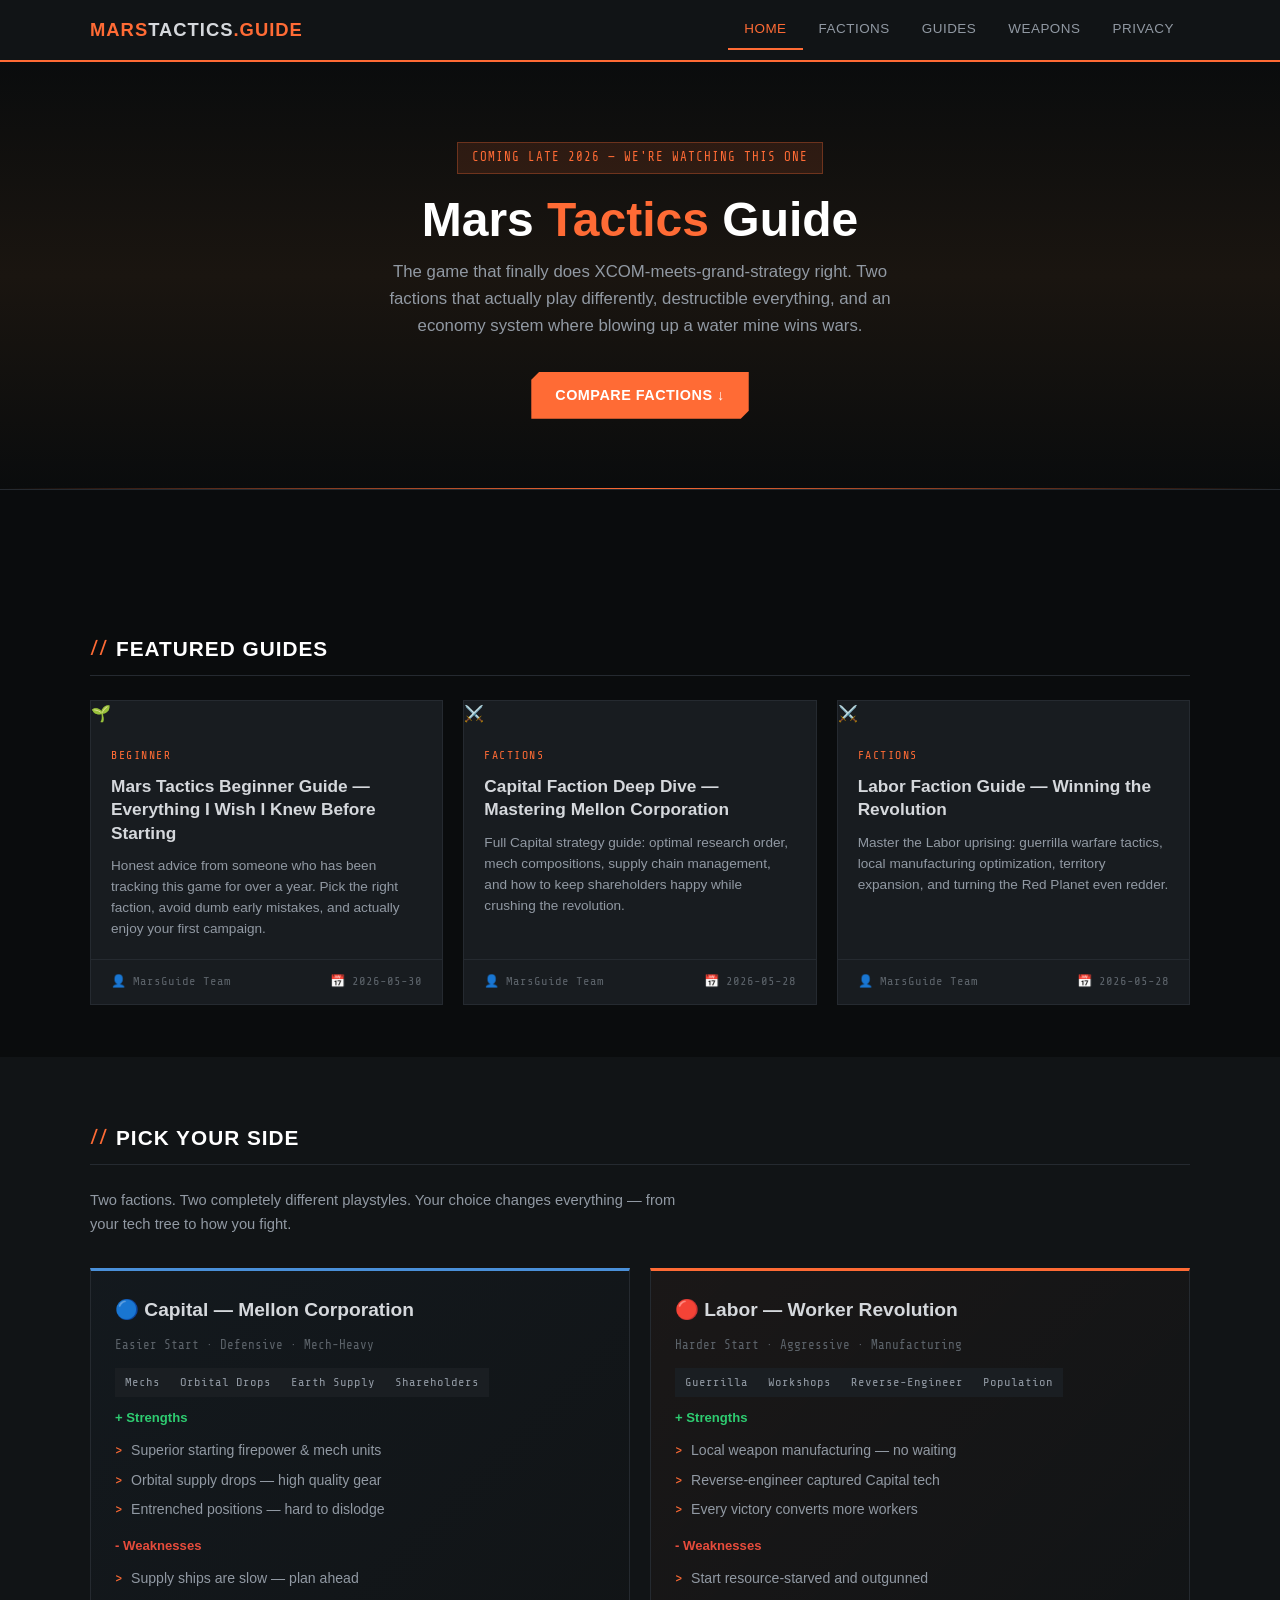
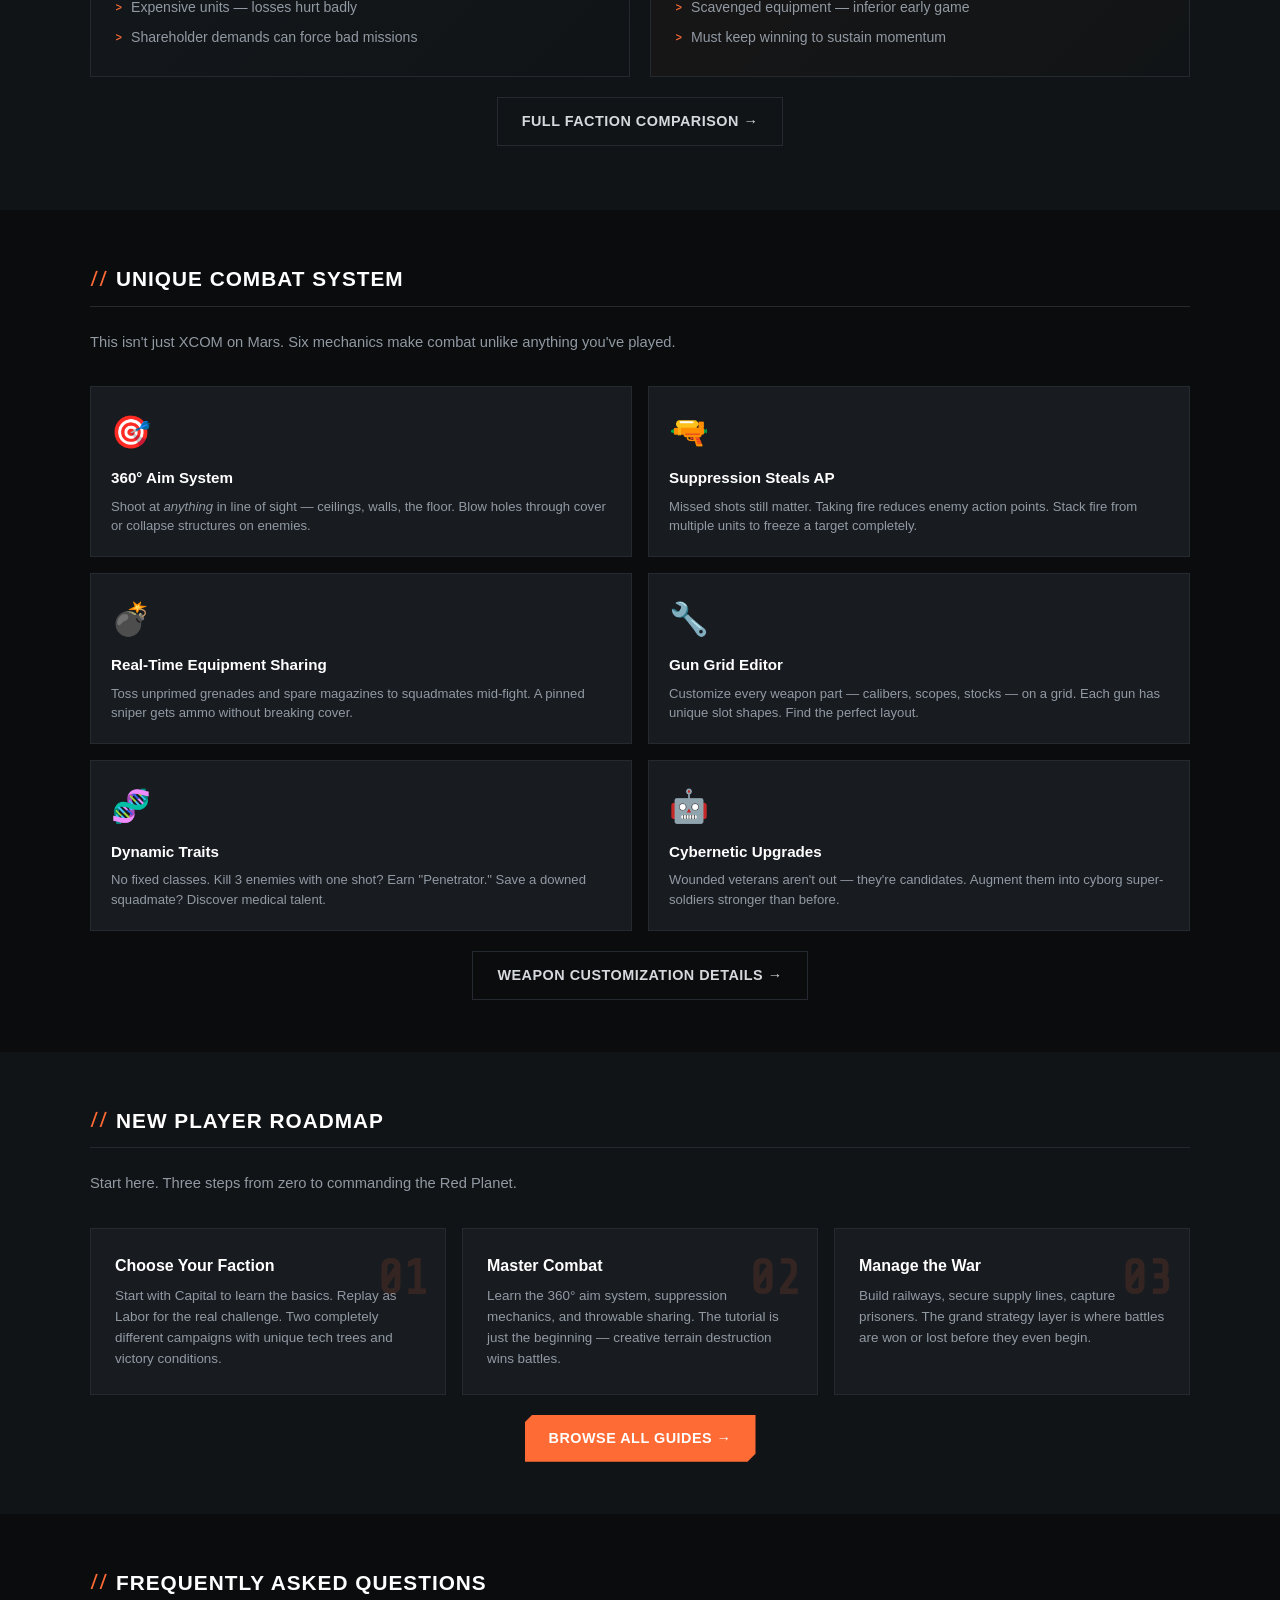
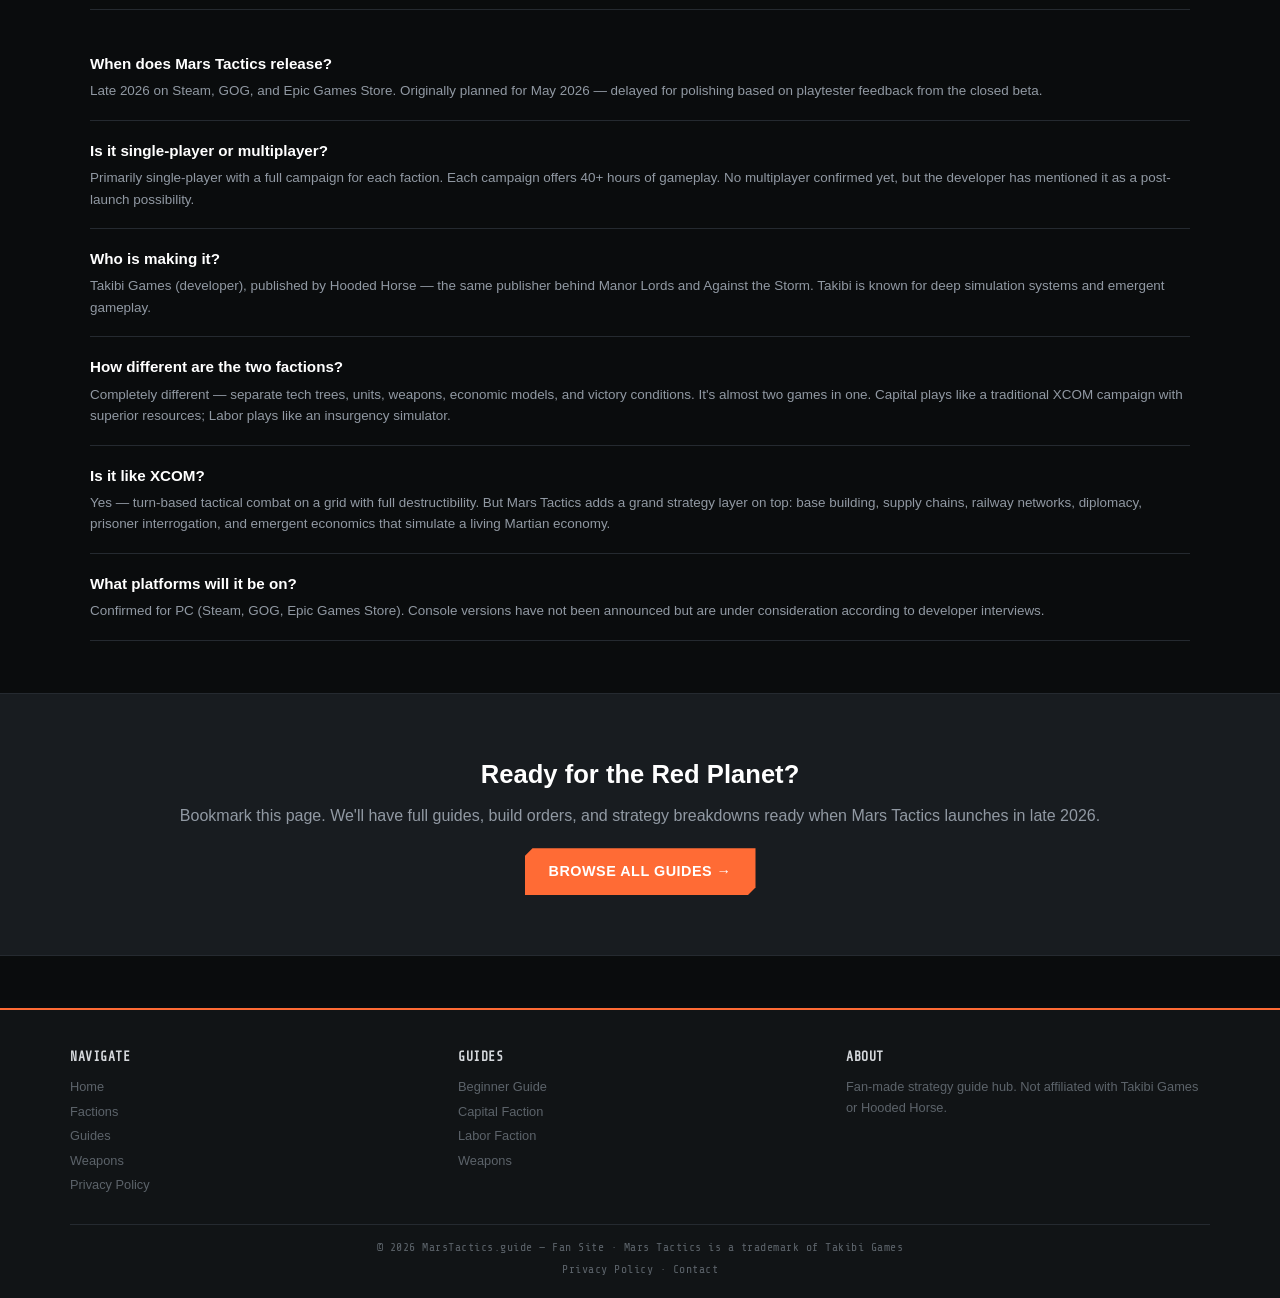
<file: index.html>
<!DOCTYPE html>
<html lang="en">
<head>
<meta charset="UTF-8">
<meta name="viewport" content="width=device-width,initial-scale=1.0">
<meta name="description" content="Mars Tactics — Complete guide for the XCOM-like strategy game on Mars. Compare factions, learn combat mechanics, weapon customization, and get ready for launch.">
<title>Mars Tactics Guide — Strategy & Faction Hub 2026</title>
<link rel="stylesheet" href="assets/css/style.css">
<script async src="https://pagead2.googlesyndication.com/pagead/js/adsbygoogle.js?client=ca-pub-1129352689006503" crossorigin="anonymous"></script>
<script async src="https://www.googletagmanager.com/gtag/js?id=G-WBX5580PEK"></script>
<script>window.dataLayer=window.dataLayer||[];function gtag(){dataLayer.push(arguments);}gtag('js',new Date());gtag('config','G-WBX5580PEK');</script>
</head>
<body>

<nav class="navbar">
  <div class="nav-inner">
    <a href="index.html" class="nav-logo">Mars<span>Tactics</span>.guide</a>
    <div class="nav-links">
      <a href="index.html" class="active">Home</a>
      <a href="factions.html">Factions</a>
      <a href="guides.html">Guides</a>
      <a href="weapons.html">Weapons</a>
      <a href="privacy.html">Privacy</a>
    </div>
  </div>
</nav>

<section class="hero">
  <div class="hero-badge">Coming Late 2026 — We're Watching This One</div>
  <h1>Mars <span class="hl">Tactics</span> Guide</h1>
  <p>The game that finally does XCOM-meets-grand-strategy right. Two factions that actually play differently, destructible everything, and an economy system where blowing up a water mine wins wars.</p>
  <a href="#factions" class="btn btn-primary">Compare Factions ↓</a>
</section>

<!-- Ad -->
<div class="ad-placeholder">
  <ins class="adsbygoogle" style="display:block" data-ad-client="ca-pub-1129352689006503" data-ad-slot="auto" data-ad-format="auto" data-full-width-responsive="true"></ins>
  <script>(adsbygoogle=window.adsbygoogle||[]).push({});</script>
</div>

<!-- Hot Guides -->
<div class="section">
  <div class="container">
    <div class="section-title"><h2>Featured Guides</h2></div>
    <div class="cards-grid" id="hotGuides"></div>
  </div>
</div>

<!-- Factions -->
<div class="section" id="factions" style="background:var(--bg-panel);padding:64px 0;">
  <div class="container">
    <div class="section-title"><h2>Pick Your Side</h2></div>
    <p class="sec-desc">Two factions. Two completely different playstyles. Your choice changes everything — from your tech tree to how you fight.</p>
    <div class="faction-grid">
      <div class="faction-card faction-capital">
        <h3>🔵 Capital — Mellon Corporation</h3>
        <p style="font-family:var(--font-mono);font-size:.78rem;color:var(--text3);margin-bottom:12px;">Easier Start · Defensive · Mech-Heavy</p>
        <div style="margin-bottom:10px;">
          <span class="tag">Mechs</span><span class="tag">Orbital Drops</span><span class="tag">Earth Supply</span><span class="tag">Shareholders</span>
        </div>
        <p style="color:var(--green);font-size:.82rem;margin-bottom:4px;"><strong>+ Strengths</strong></p>
        <ul>
          <li>Superior starting firepower & mech units</li>
          <li>Orbital supply drops — high quality gear</li>
          <li>Entrenched positions — hard to dislodge</li>
        </ul>
        <p style="color:var(--danger);font-size:.82rem;margin:10px 0 4px;"><strong>- Weaknesses</strong></p>
        <ul>
          <li>Supply ships are slow — plan ahead</li>
          <li>Expensive units — losses hurt badly</li>
          <li>Shareholder demands can force bad missions</li>
        </ul>
      </div>
      <div class="faction-card faction-labor">
        <h3>🔴 Labor — Worker Revolution</h3>
        <p style="font-family:var(--font-mono);font-size:.78rem;color:var(--text3);margin-bottom:12px;">Harder Start · Aggressive · Manufacturing</p>
        <div style="margin-bottom:10px;">
          <span class="tag">Guerrilla</span><span class="tag">Workshops</span><span class="tag">Reverse-Engineer</span><span class="tag">Population</span>
        </div>
        <p style="color:var(--green);font-size:.82rem;margin-bottom:4px;"><strong>+ Strengths</strong></p>
        <ul>
          <li>Local weapon manufacturing — no waiting</li>
          <li>Reverse-engineer captured Capital tech</li>
          <li>Every victory converts more workers</li>
        </ul>
        <p style="color:var(--danger);font-size:.82rem;margin:10px 0 4px;"><strong>- Weaknesses</strong></p>
        <ul>
          <li>Start resource-starved and outgunned</li>
          <li>Scavenged equipment — inferior early game</li>
          <li>Must keep winning to sustain momentum</li>
        </ul>
      </div>
    </div>
    <p style="text-align:center;margin-top:20px;">
      <a href="factions.html" class="btn btn-outline">Full Faction Comparison →</a>
    </p>
  </div>
</div>

<!-- Combat Features -->
<div class="section" id="features">
  <div class="container">
    <div class="section-title"><h2>Unique Combat System</h2></div>
    <p class="sec-desc">This isn't just XCOM on Mars. Six mechanics make combat unlike anything you've played.</p>
    <div class="feat-grid">
      <div class="feat"><div class="icon">🎯</div><h4>360° Aim System</h4><p>Shoot at <em>anything</em> in line of sight — ceilings, walls, the floor. Blow holes through cover or collapse structures on enemies.</p></div>
      <div class="feat"><div class="icon">🔫</div><h4>Suppression Steals AP</h4><p>Missed shots still matter. Taking fire reduces enemy action points. Stack fire from multiple units to freeze a target completely.</p></div>
      <div class="feat"><div class="icon">💣</div><h4>Real-Time Equipment Sharing</h4><p>Toss unprimed grenades and spare magazines to squadmates mid-fight. A pinned sniper gets ammo without breaking cover.</p></div>
      <div class="feat"><div class="icon">🔧</div><h4>Gun Grid Editor</h4><p>Customize every weapon part — calibers, scopes, stocks — on a grid. Each gun has unique slot shapes. Find the perfect layout.</p></div>
      <div class="feat"><div class="icon">🧬</div><h4>Dynamic Traits</h4><p>No fixed classes. Kill 3 enemies with one shot? Earn "Penetrator." Save a downed squadmate? Discover medical talent.</p></div>
      <div class="feat"><div class="icon">🤖</div><h4>Cybernetic Upgrades</h4><p>Wounded veterans aren't out — they're candidates. Augment them into cyborg super-soldiers stronger than before.</p></div>
    </div>
    <p style="text-align:center;margin-top:20px;">
      <a href="weapons.html" class="btn btn-outline">Weapon Customization Details →</a>
    </p>
  </div>
</div>

<!-- Roadmap -->
<div class="section" id="start" style="background:var(--bg-panel);">
  <div class="container">
    <div class="section-title"><h2>New Player Roadmap</h2></div>
    <p class="sec-desc">Start here. Three steps from zero to commanding the Red Planet.</p>
    <div class="step-row">
      <div class="step"><h4>Choose Your Faction</h4><p>Start with Capital to learn the basics. Replay as Labor for the real challenge. Two completely different campaigns with unique tech trees and victory conditions.</p></div>
      <div class="step"><h4>Master Combat</h4><p>Learn the 360° aim system, suppression mechanics, and throwable sharing. The tutorial is just the beginning — creative terrain destruction wins battles.</p></div>
      <div class="step"><h4>Manage the War</h4><p>Build railways, secure supply lines, capture prisoners. The grand strategy layer is where battles are won or lost before they even begin.</p></div>
    </div>
    <p style="text-align:center;margin-top:20px;">
      <a href="guides.html" class="btn btn-primary">Browse All Guides →</a>
    </p>
  </div>
</div>

<!-- FAQ -->
<div class="section" id="faq">
  <div class="container">
    <div class="section-title"><h2>Frequently Asked Questions</h2></div>
    <div class="faq-item"><h4>When does Mars Tactics release?</h4><p>Late 2026 on Steam, GOG, and Epic Games Store. Originally planned for May 2026 — delayed for polishing based on playtester feedback from the closed beta.</p></div>
    <div class="faq-item"><h4>Is it single-player or multiplayer?</h4><p>Primarily single-player with a full campaign for each faction. Each campaign offers 40+ hours of gameplay. No multiplayer confirmed yet, but the developer has mentioned it as a post-launch possibility.</p></div>
    <div class="faq-item"><h4>Who is making it?</h4><p>Takibi Games (developer), published by Hooded Horse — the same publisher behind Manor Lords and Against the Storm. Takibi is known for deep simulation systems and emergent gameplay.</p></div>
    <div class="faq-item"><h4>How different are the two factions?</h4><p>Completely different — separate tech trees, units, weapons, economic models, and victory conditions. It's almost two games in one. Capital plays like a traditional XCOM campaign with superior resources; Labor plays like an insurgency simulator.</p></div>
    <div class="faq-item"><h4>Is it like XCOM?</h4><p>Yes — turn-based tactical combat on a grid with full destructibility. But Mars Tactics adds a grand strategy layer on top: base building, supply chains, railway networks, diplomacy, prisoner interrogation, and emergent economics that simulate a living Martian economy.</p></div>
    <div class="faq-item"><h4>What platforms will it be on?</h4><p>Confirmed for PC (Steam, GOG, Epic Games Store). Console versions have not been announced but are under consideration according to developer interviews.</p></div>
  </div>
</div>

<!-- CTA -->
<div class="cta">
  <h2>Ready for the Red Planet?</h2>
  <p>Bookmark this page. We'll have full guides, build orders, and strategy breakdowns ready when Mars Tactics launches in late 2026.</p>
  <a href="guides.html" class="btn btn-primary">Browse All Guides →</a>
</div>

<footer class="footer">
  <div class="footer-inner">
    <div class="footer-col">
      <h4>Navigate</h4>
      <a href="index.html">Home</a>
      <a href="factions.html">Factions</a>
      <a href="guides.html">Guides</a>
      <a href="weapons.html">Weapons</a>
      <a href="privacy.html">Privacy Policy</a>
    </div>
    <div class="footer-col">
      <h4>Guides</h4>
      <a href="guide-detail.html?id=beginner-guide">Beginner Guide</a>
      <a href="guide-detail.html?id=capital-guide">Capital Faction</a>
      <a href="guide-detail.html?id=labor-guide">Labor Faction</a>
      <a href="guide-detail.html?id=weapon-customization">Weapons</a>
    </div>
    <div class="footer-col">
      <h4>About</h4>
      <p style="color:var(--text3);font-size:.8rem;">Fan-made strategy guide hub. Not affiliated with Takibi Games or Hooded Horse.</p>
    </div>
  </div>
  <div class="footer-bottom">
    <p>© 2026 MarsTactics.guide — Fan Site · Mars Tactics is a trademark of Takibi Games</p>
    <p style="margin-top:4px;"><a href="privacy.html">Privacy Policy</a> · <a href="mailto:rocoglobal@outlook.com">Contact</a></p>
  </div>
</footer>

<script src="assets/js/main.js"></script>
</body>
</html>
</file>
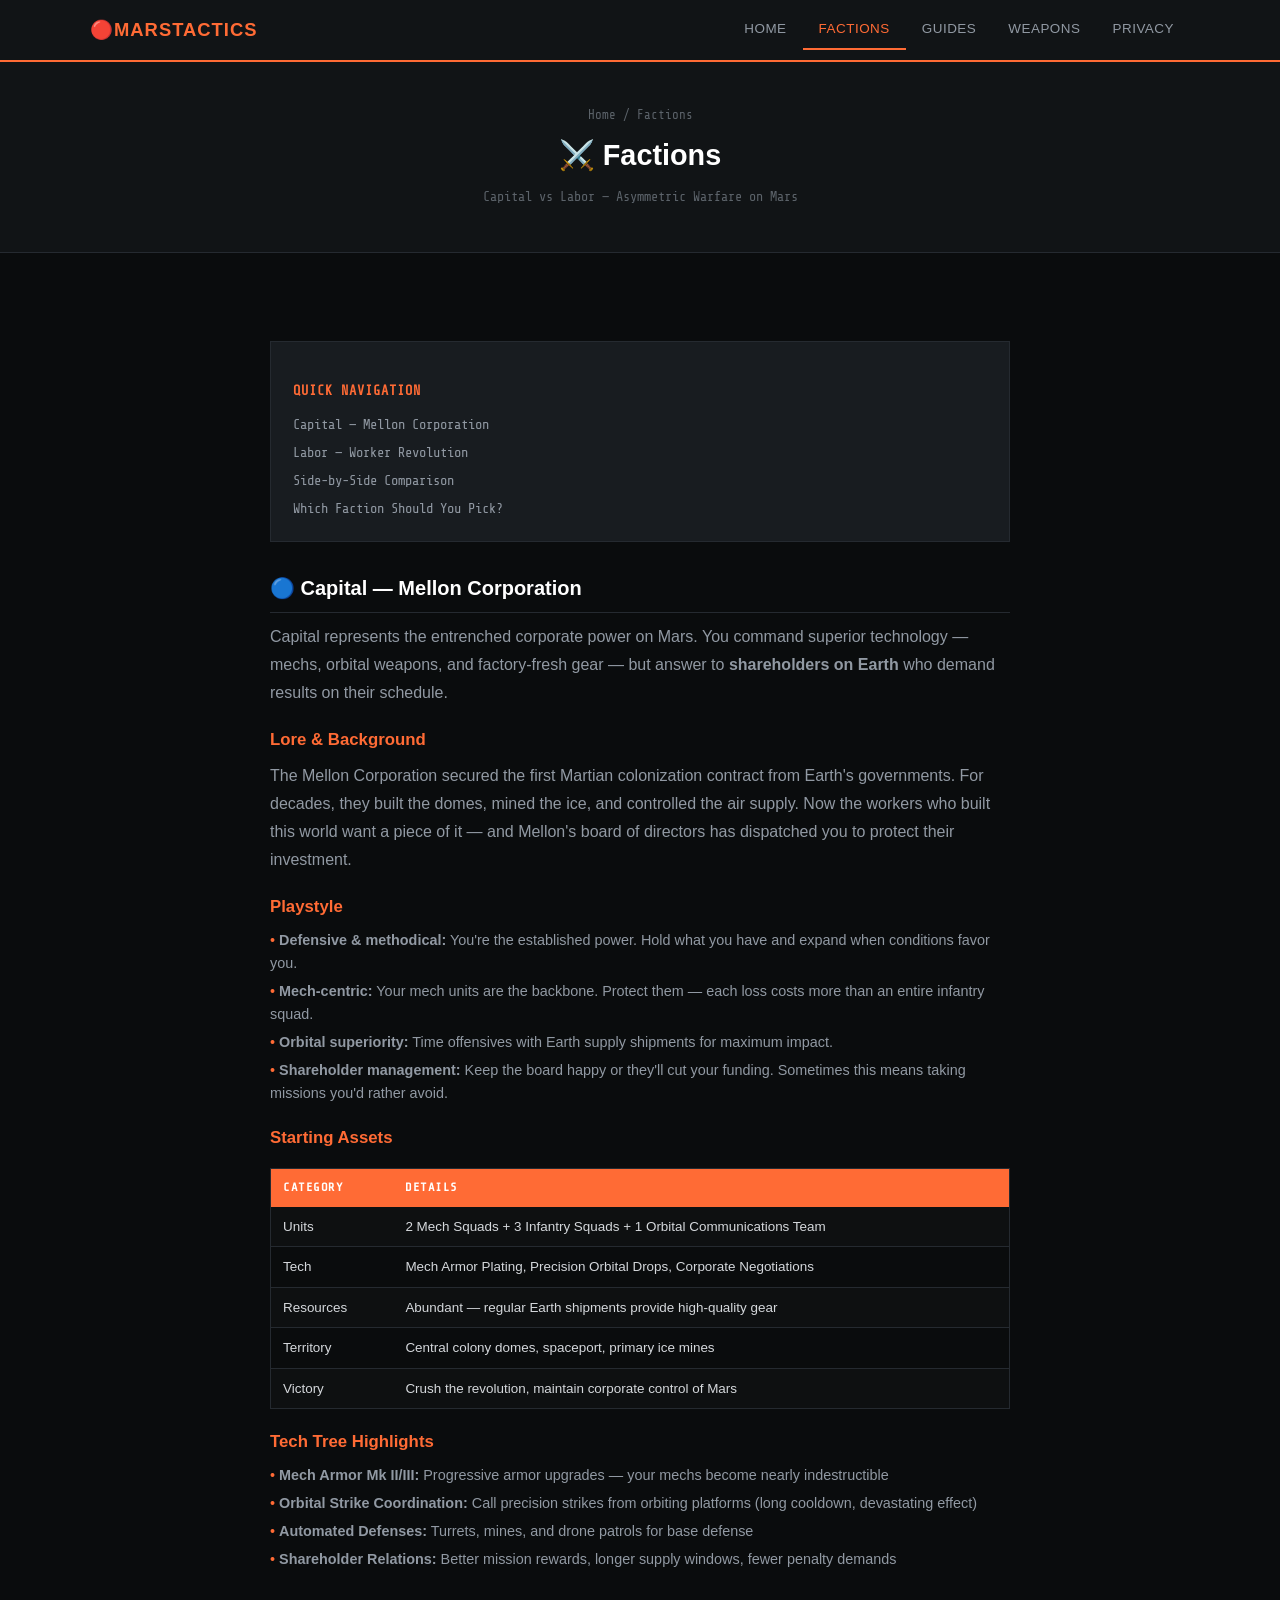
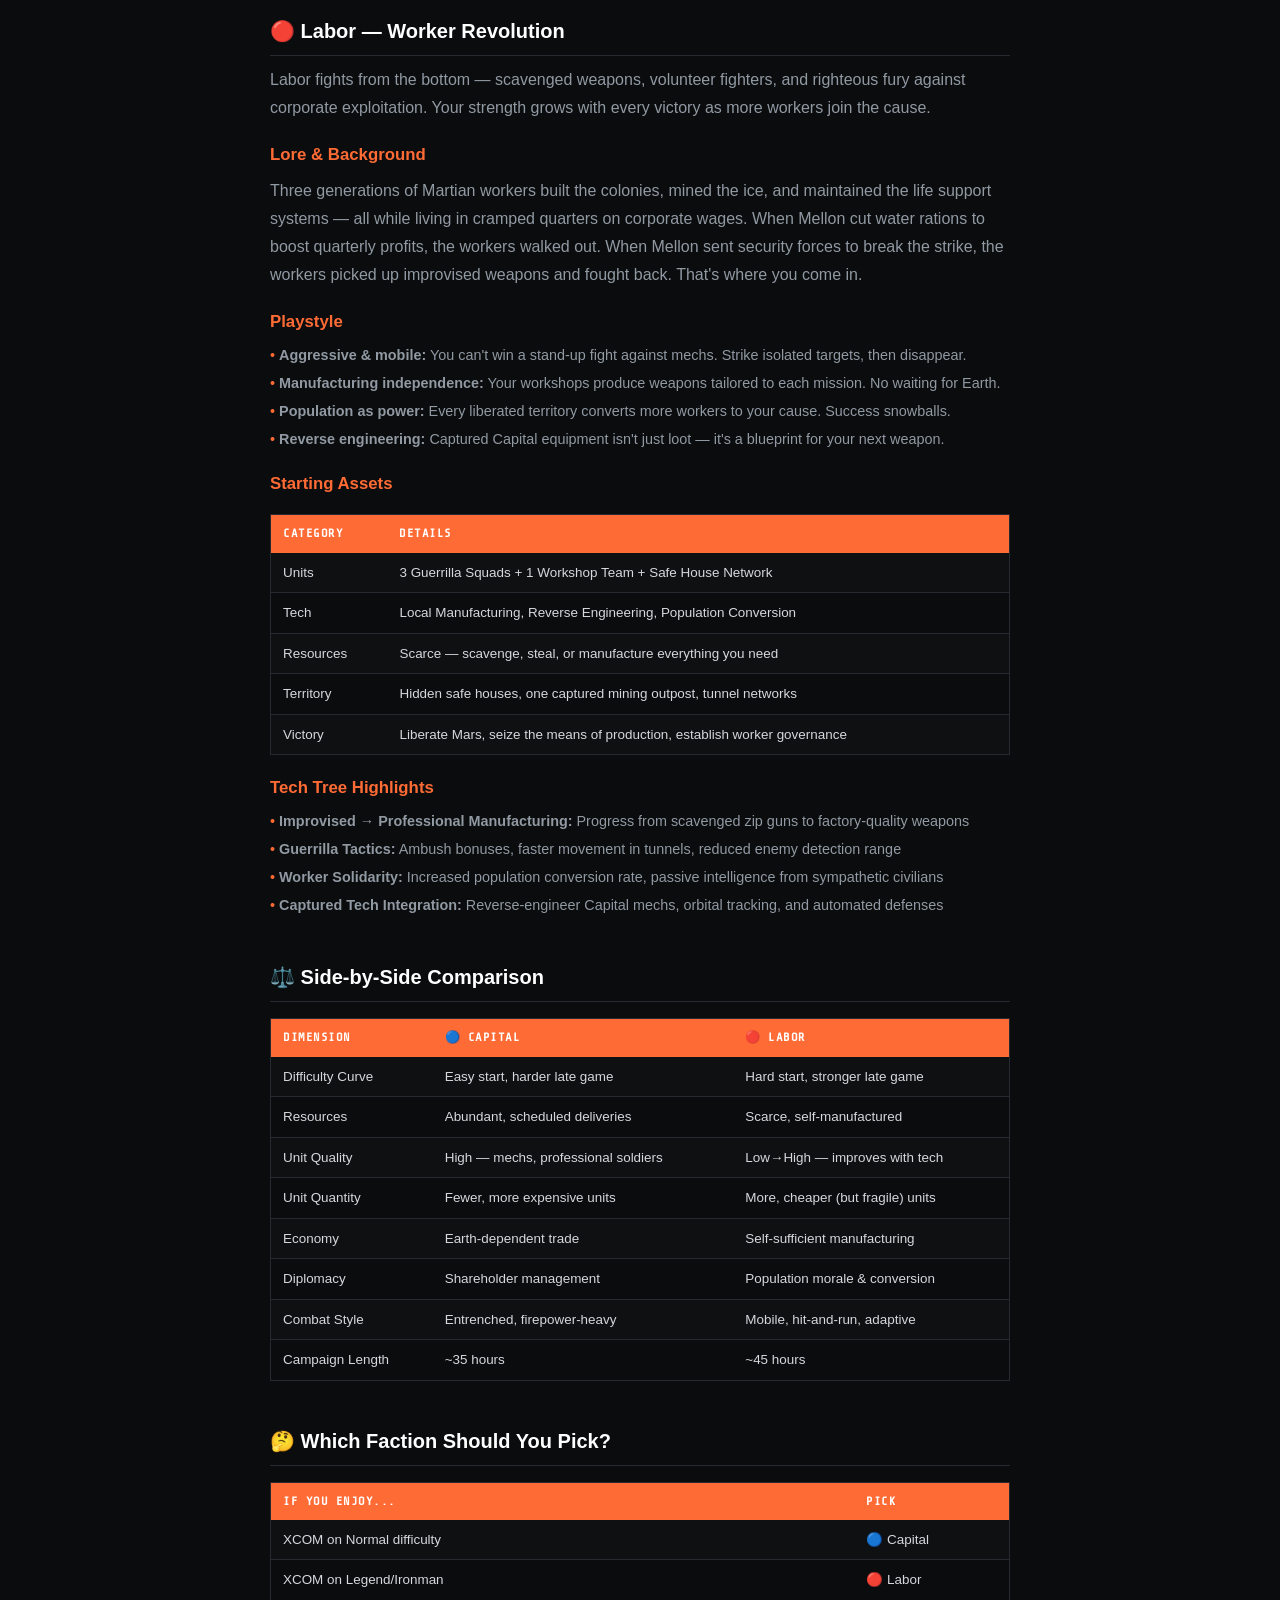
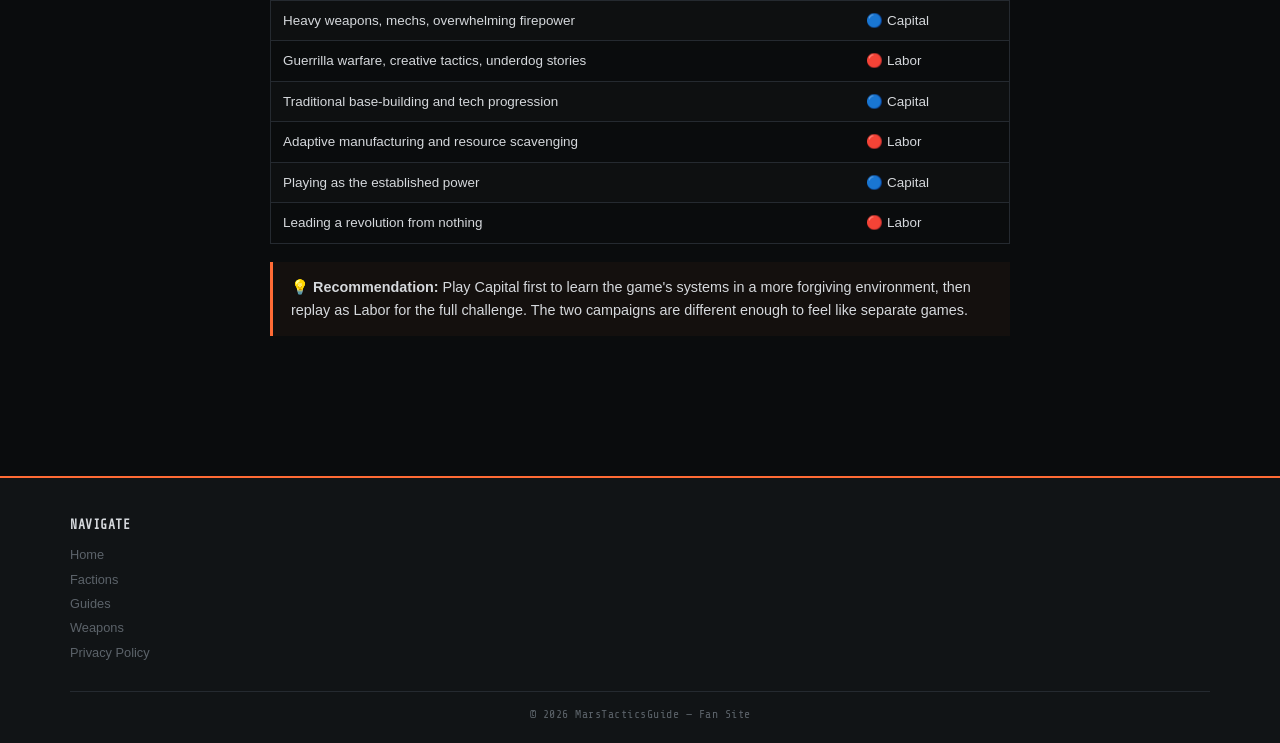
<file: factions.html>
<!DOCTYPE html>
<html lang="en">
<head><meta charset="UTF-8"><meta name="viewport" content="width=device-width,initial-scale=1.0"><title>Factions — Mars Tactics Guide</title><link rel="stylesheet" href="assets/css/style.css">
<script async src="https://pagead2.googlesyndication.com/pagead/js/adsbygoogle.js?client=ca-pub-1129352689006503" crossorigin="anonymous"></script>
<script async src="https://www.googletagmanager.com/gtag/js?id=G-WBX5580PEK"></script>
<script>window.dataLayer=window.dataLayer||[];function gtag(){dataLayer.push(arguments);}gtag('js',new Date());gtag('config','G-WBX5580PEK');</script>
</head>
<body>
<nav class="navbar"><div class="nav-inner"><a href="index.html" class="nav-logo"><span class="logo-icon">🔴</span>Mars<span style="color:var(--primary);">Tactics</span></a><div class="nav-links"><a href="index.html">Home</a><a href="factions.html" class="active">Factions</a><a href="guides.html">Guides</a><a href="weapons.html">Weapons</a><a href="privacy.html">Privacy</a></div></div></nav>
<section class="page-header"><div class="breadcrumb"><a href="index.html">Home</a> / Factions</div><h1>⚔️ Factions</h1><div class="meta">Capital vs Labor — Asymmetric Warfare on Mars</div></section>
<div class="section"><div class="container"><article class="guide-body" id="factionContent"></article></div></div>
<footer class="footer"><div class="footer-inner"><div class="footer-col"><h4>Navigate</h4><a href="index.html">Home</a><a href="factions.html">Factions</a><a href="guides.html">Guides</a><a href="weapons.html">Weapons</a><a href="privacy.html">Privacy Policy</a></div></div><div class="footer-bottom"><p>© 2026 MarsTacticsGuide — Fan Site</p></div></footer>
<script src="assets/js/main.js"></script>
</body>
</html>
</file>
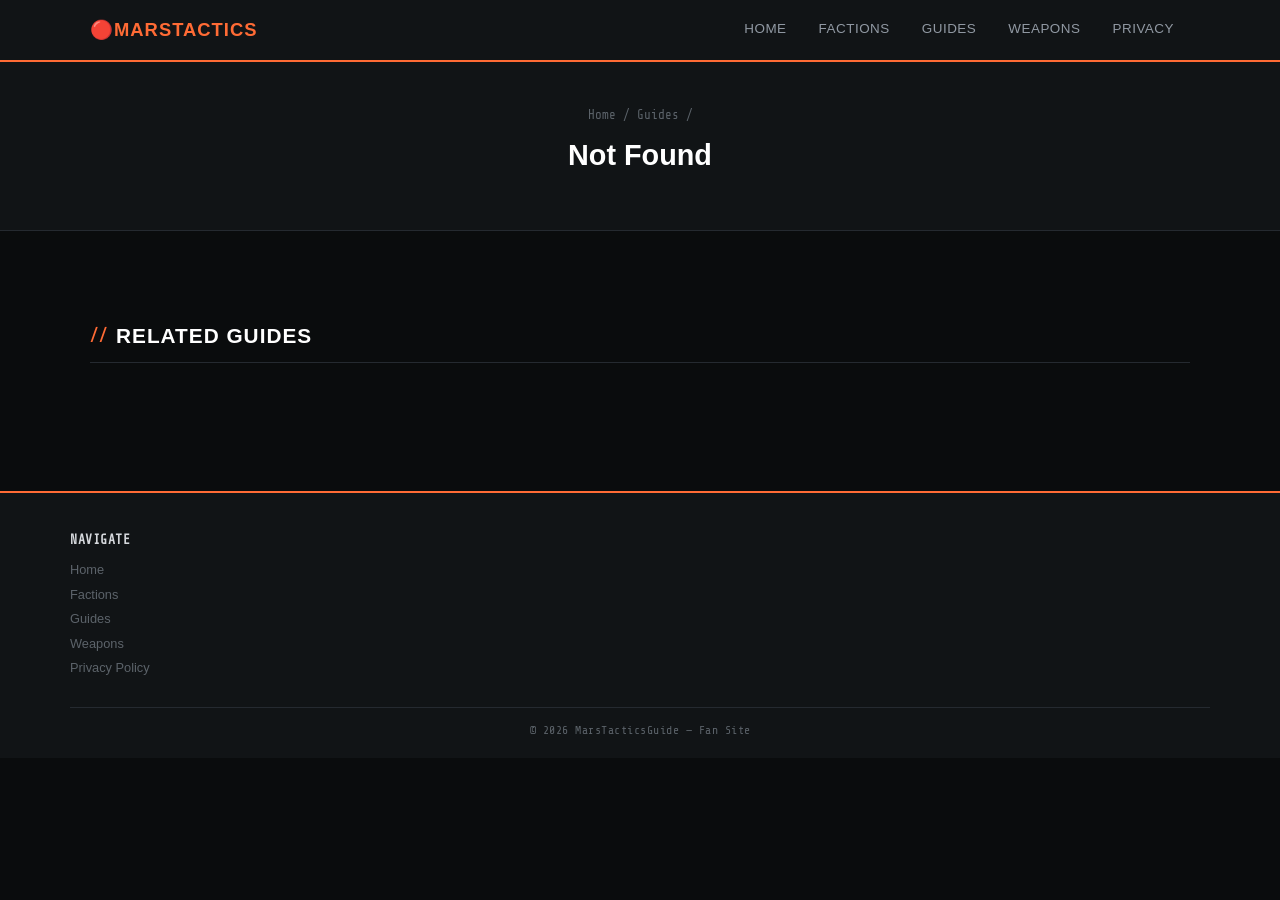
<file: guide-detail.html>
<!DOCTYPE html>
<html lang="en">
<head><meta charset="UTF-8"><meta name="viewport" content="width=device-width,initial-scale=1.0"><title>Guide — Mars Tactics</title><link rel="stylesheet" href="assets/css/style.css">
<script async src="https://pagead2.googlesyndication.com/pagead/js/adsbygoogle.js?client=ca-pub-1129352689006503" crossorigin="anonymous"></script>
<script async src="https://www.googletagmanager.com/gtag/js?id=G-WBX5580PEK"></script>
<script>window.dataLayer=window.dataLayer||[];function gtag(){dataLayer.push(arguments);}gtag('js',new Date());gtag('config','G-WBX5580PEK');</script>
</head>
<body>
<nav class="navbar"><div class="nav-inner"><a href="index.html" class="nav-logo"><span class="logo-icon">🔴</span>Mars<span style="color:var(--primary);">Tactics</span></a><div class="nav-links"><a href="index.html">Home</a><a href="factions.html">Factions</a><a href="guides.html">Guides</a><a href="weapons.html">Weapons</a><a href="privacy.html">Privacy</a></div></div></nav>
<section class="page-header" id="guideHeader"><div class="breadcrumb"><a href="index.html">Home</a> / <a href="guides.html">Guides</a> / <span id="breadcrumbCat"></span></div><h1 id="guideTitle"></h1><div class="meta" id="guideMeta"></div></section>
<article class="guide-body" id="guideContent"></article>
<div class="section"><div class="container"><div class="section-title"><h2>Related Guides</h2></div><div class="cards-grid" id="relatedGuides"></div></div></div>
<footer class="footer"><div class="footer-inner"><div class="footer-col"><h4>Navigate</h4><a href="index.html">Home</a><a href="factions.html">Factions</a><a href="guides.html">Guides</a><a href="weapons.html">Weapons</a><a href="privacy.html">Privacy Policy</a></div></div><div class="footer-bottom"><p>© 2026 MarsTacticsGuide — Fan Site</p></div></footer>
<script src="assets/js/main.js"></script>
</body>
</html>
</file>
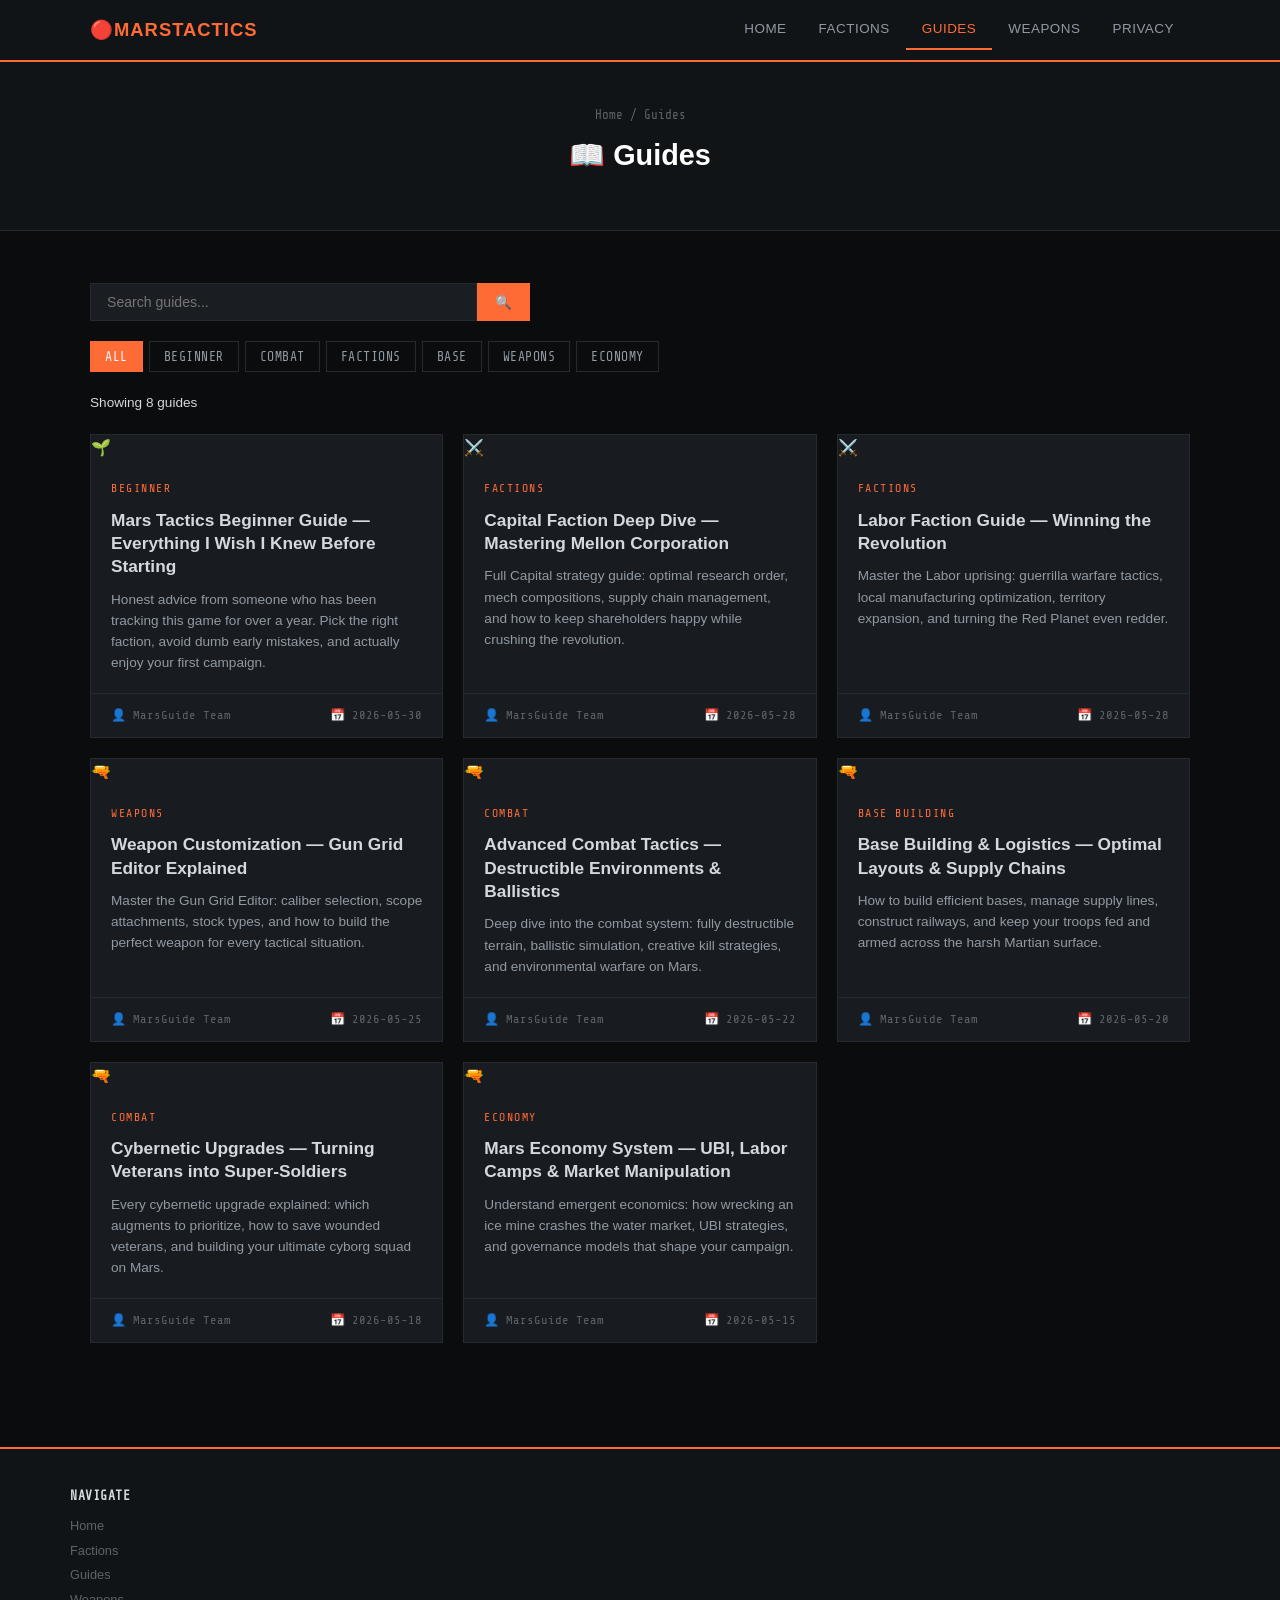
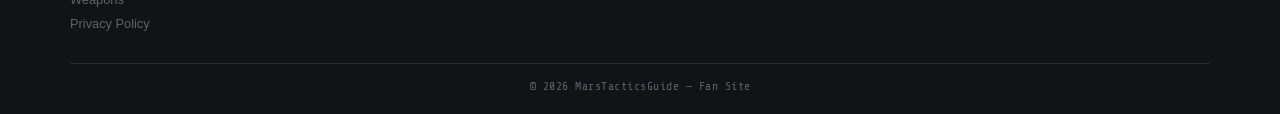
<file: guides.html>
<!DOCTYPE html>
<html lang="en">
<head><meta charset="UTF-8"><meta name="viewport" content="width=device-width,initial-scale=1.0"><title>Guides — Mars Tactics Strategy Hub</title><link rel="stylesheet" href="assets/css/style.css">
<script async src="https://pagead2.googlesyndication.com/pagead/js/adsbygoogle.js?client=ca-pub-1129352689006503" crossorigin="anonymous"></script>
<script async src="https://www.googletagmanager.com/gtag/js?id=G-WBX5580PEK"></script>
<script>window.dataLayer=window.dataLayer||[];function gtag(){dataLayer.push(arguments);}gtag('js',new Date());gtag('config','G-WBX5580PEK');</script>
</head>
<body>
<nav class="navbar"><div class="nav-inner"><a href="index.html" class="nav-logo"><span class="logo-icon">🔴</span>Mars<span style="color:var(--primary);">Tactics</span></a><div class="nav-links"><a href="index.html">Home</a><a href="factions.html">Factions</a><a href="guides.html" class="active">Guides</a><a href="weapons.html">Weapons</a><a href="privacy.html">Privacy</a></div></div></nav>
<section class="page-header"><div class="breadcrumb"><a href="index.html">Home</a> / Guides</div><h1>📖 Guides</h1></section>
<div class="section"><div class="container">
<div class="search-box"><input type="text" placeholder="Search guides..." id="searchInput"><button id="searchBtn">🔍</button></div>
<div class="filter-bar" id="filterBar"><button class="filter-btn active" data-filter="all">All</button><button class="filter-btn" data-filter="beginner">Beginner</button><button class="filter-btn" data-filter="combat">Combat</button><button class="filter-btn" data-filter="faction">Factions</button><button class="filter-btn" data-filter="base">Base</button><button class="filter-btn" data-filter="weapons">Weapons</button><button class="filter-btn" data-filter="economy">Economy</button></div>
<p style="color:var(--text-muted);margin-bottom:20px;font-size:0.85rem">Showing <span id="resultCount">0</span> guides</p>
<div class="cards-grid" id="guidesGrid"></div>
</div></div>
<footer class="footer"><div class="footer-inner"><div class="footer-col"><h4>Navigate</h4><a href="index.html">Home</a><a href="factions.html">Factions</a><a href="guides.html">Guides</a><a href="weapons.html">Weapons</a><a href="privacy.html">Privacy Policy</a></div></div><div class="footer-bottom"><p>© 2026 MarsTacticsGuide — Fan Site</p></div></footer>
<script src="assets/js/main.js"></script>
</body>
</html>
</file>
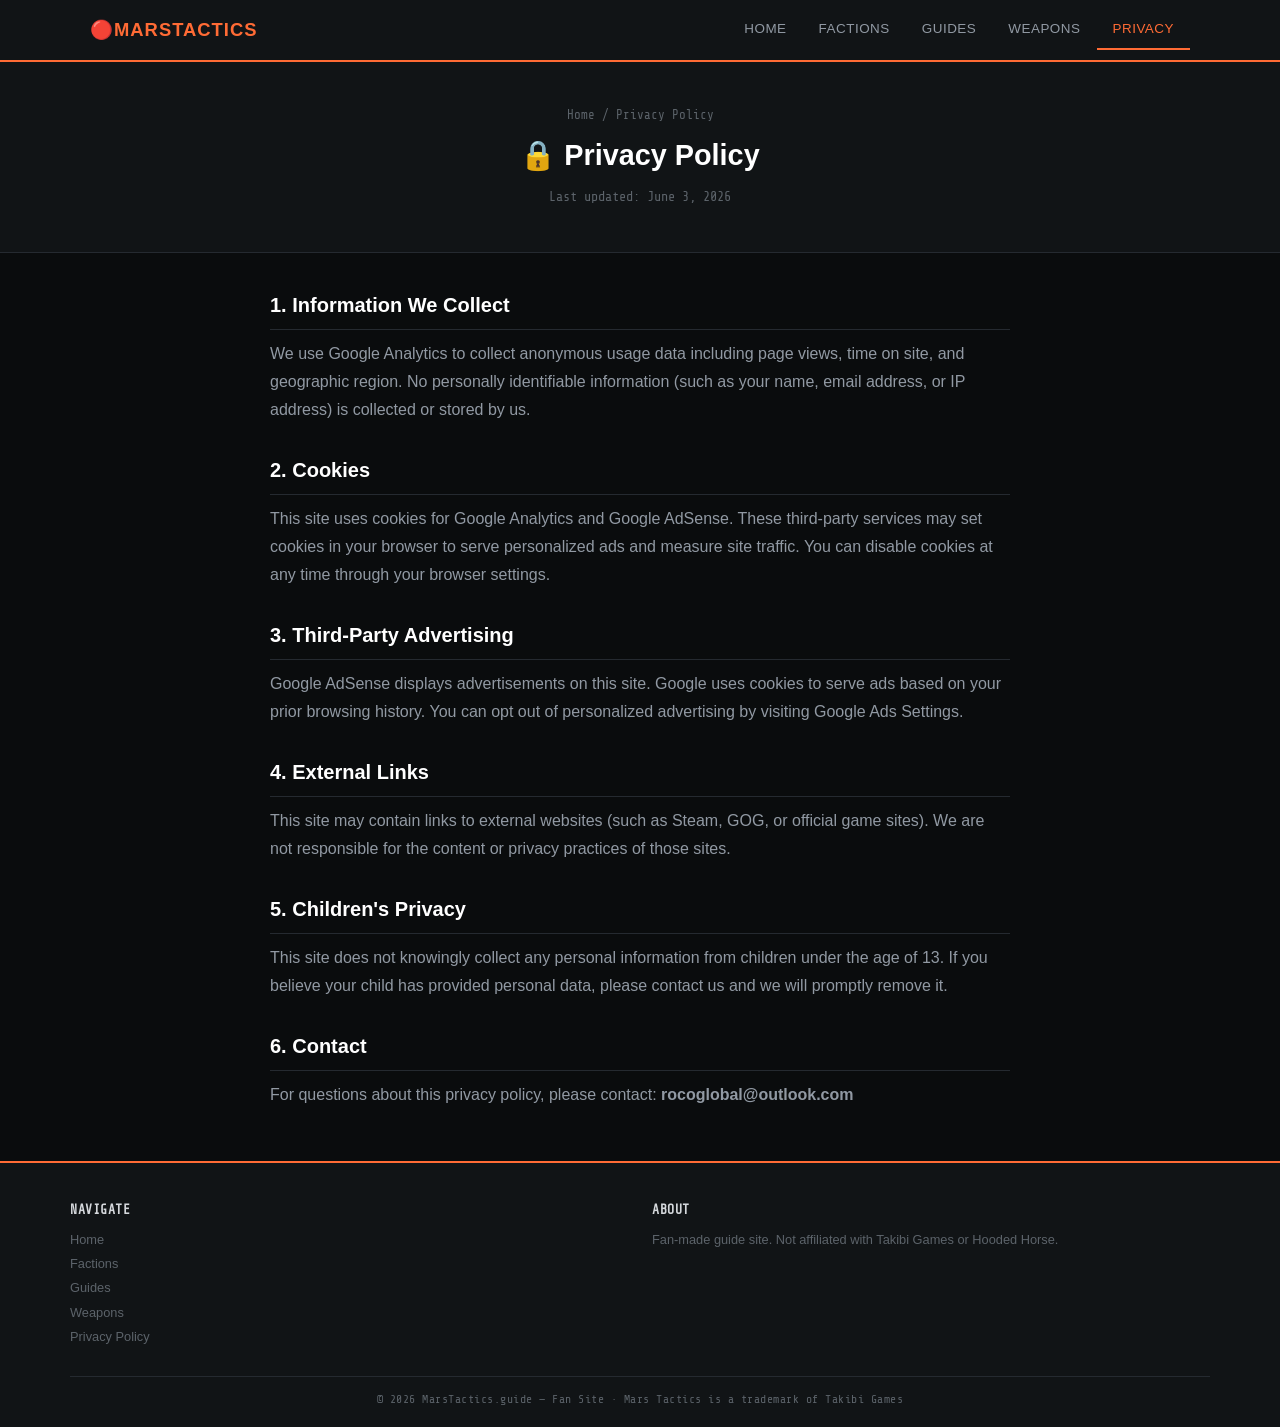
<file: privacy.html>
<!DOCTYPE html>
<html lang="en">
<head>
<meta charset="UTF-8">
<meta name="viewport" content="width=device-width,initial-scale=1.0">
<meta name="description" content="Privacy Policy — Mars Tactics Guide. How we handle your data.">
<title>Privacy Policy — Mars Tactics Guide</title>
<link rel="stylesheet" href="assets/css/style.css">
<script async src="https://pagead2.googlesyndication.com/pagead/js/adsbygoogle.js?client=ca-pub-1129352689006503" crossorigin="anonymous"></script>
<script async src="https://www.googletagmanager.com/gtag/js?id=G-WBX5580PEK"></script>
<script>window.dataLayer=window.dataLayer||[];function gtag(){dataLayer.push(arguments);}gtag('js',new Date());gtag('config','G-WBX5580PEK');</script>
</head>
<body>

<nav class="navbar">
  <div class="nav-inner">
    <a href="index.html" class="nav-logo"><span class="logo-icon">🔴</span>Mars<span style="color:var(--primary);">Tactics</span></a>
    <div class="nav-links">
      <a href="index.html">Home</a>
      <a href="factions.html">Factions</a>
      <a href="guides.html">Guides</a>
      <a href="weapons.html">Weapons</a>
      <a href="privacy.html" class="active">Privacy</a>
    </div>
  </div>
</nav>

<section class="page-header">
  <div class="breadcrumb"><a href="index.html">Home</a> / Privacy Policy</div>
  <h1>🔒 Privacy Policy</h1>
  <div class="meta">Last updated: June 3, 2026</div>
</section>

<article class="guide-body">
  <h2>1. Information We Collect</h2>
  <p>We use Google Analytics to collect anonymous usage data including page views, time on site, and geographic region. No personally identifiable information (such as your name, email address, or IP address) is collected or stored by us.</p>

  <h2>2. Cookies</h2>
  <p>This site uses cookies for Google Analytics and Google AdSense. These third-party services may set cookies in your browser to serve personalized ads and measure site traffic. You can disable cookies at any time through your browser settings.</p>

  <h2>3. Third-Party Advertising</h2>
  <p>Google AdSense displays advertisements on this site. Google uses cookies to serve ads based on your prior browsing history. You can opt out of personalized advertising by visiting <a href="https://adssettings.google.com" target="_blank" rel="noopener">Google Ads Settings</a>.</p>

  <h2>4. External Links</h2>
  <p>This site may contain links to external websites (such as Steam, GOG, or official game sites). We are not responsible for the content or privacy practices of those sites.</p>

  <h2>5. Children's Privacy</h2>
  <p>This site does not knowingly collect any personal information from children under the age of 13. If you believe your child has provided personal data, please contact us and we will promptly remove it.</p>

  <h2>6. Contact</h2>
  <p>For questions about this privacy policy, please contact: <strong>rocoglobal@outlook.com</strong></p>
</article>

<footer class="footer">
  <div class="footer-inner">
    <div class="footer-col">
      <h4>Navigate</h4>
      <a href="index.html">Home</a>
      <a href="factions.html">Factions</a>
      <a href="guides.html">Guides</a>
      <a href="weapons.html">Weapons</a>
      <a href="privacy.html">Privacy Policy</a>
    </div>
    <div class="footer-col">
      <h4>About</h4>
      <p style="color:var(--text3);font-size:.8rem;">Fan-made guide site. Not affiliated with Takibi Games or Hooded Horse.</p>
    </div>
  </div>
  <div class="footer-bottom">
    <p>© 2026 MarsTactics.guide — Fan Site · Mars Tactics is a trademark of Takibi Games</p>
  </div>
</footer>

</body>
</html>
</file>
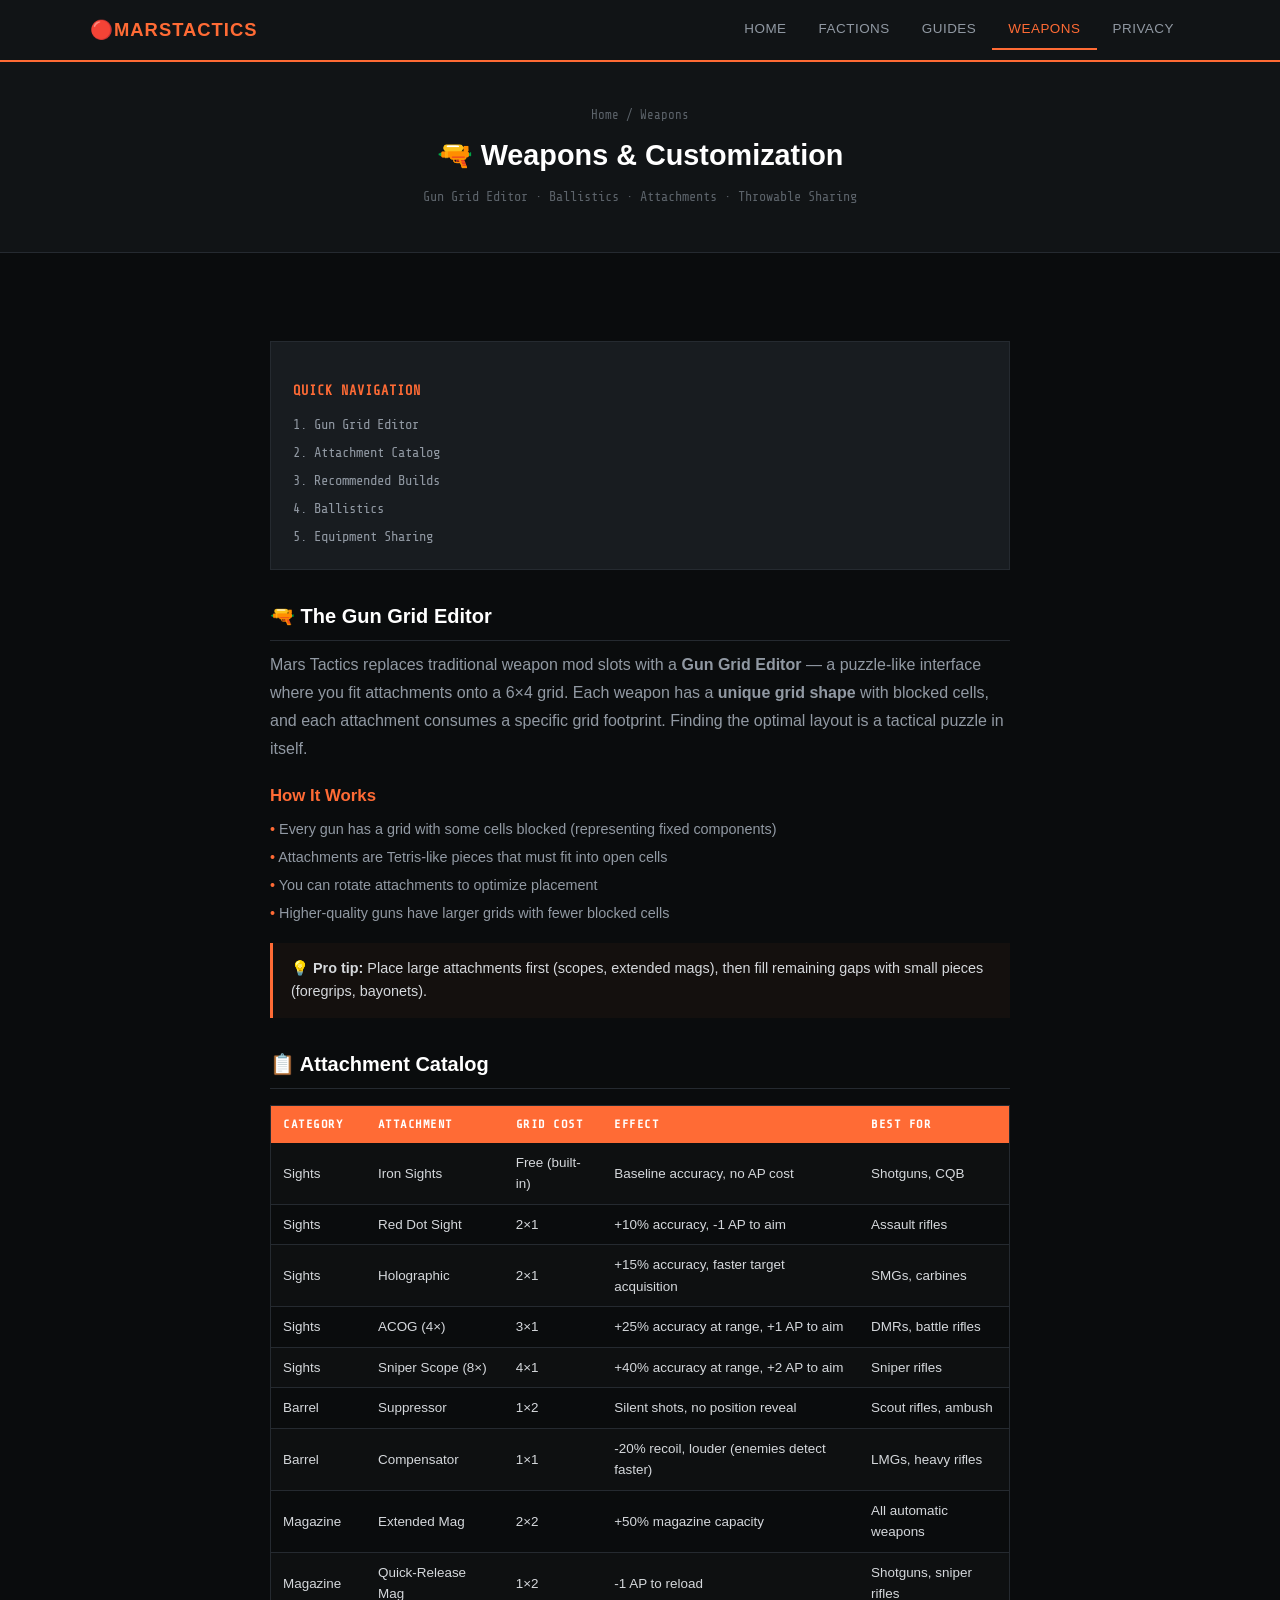
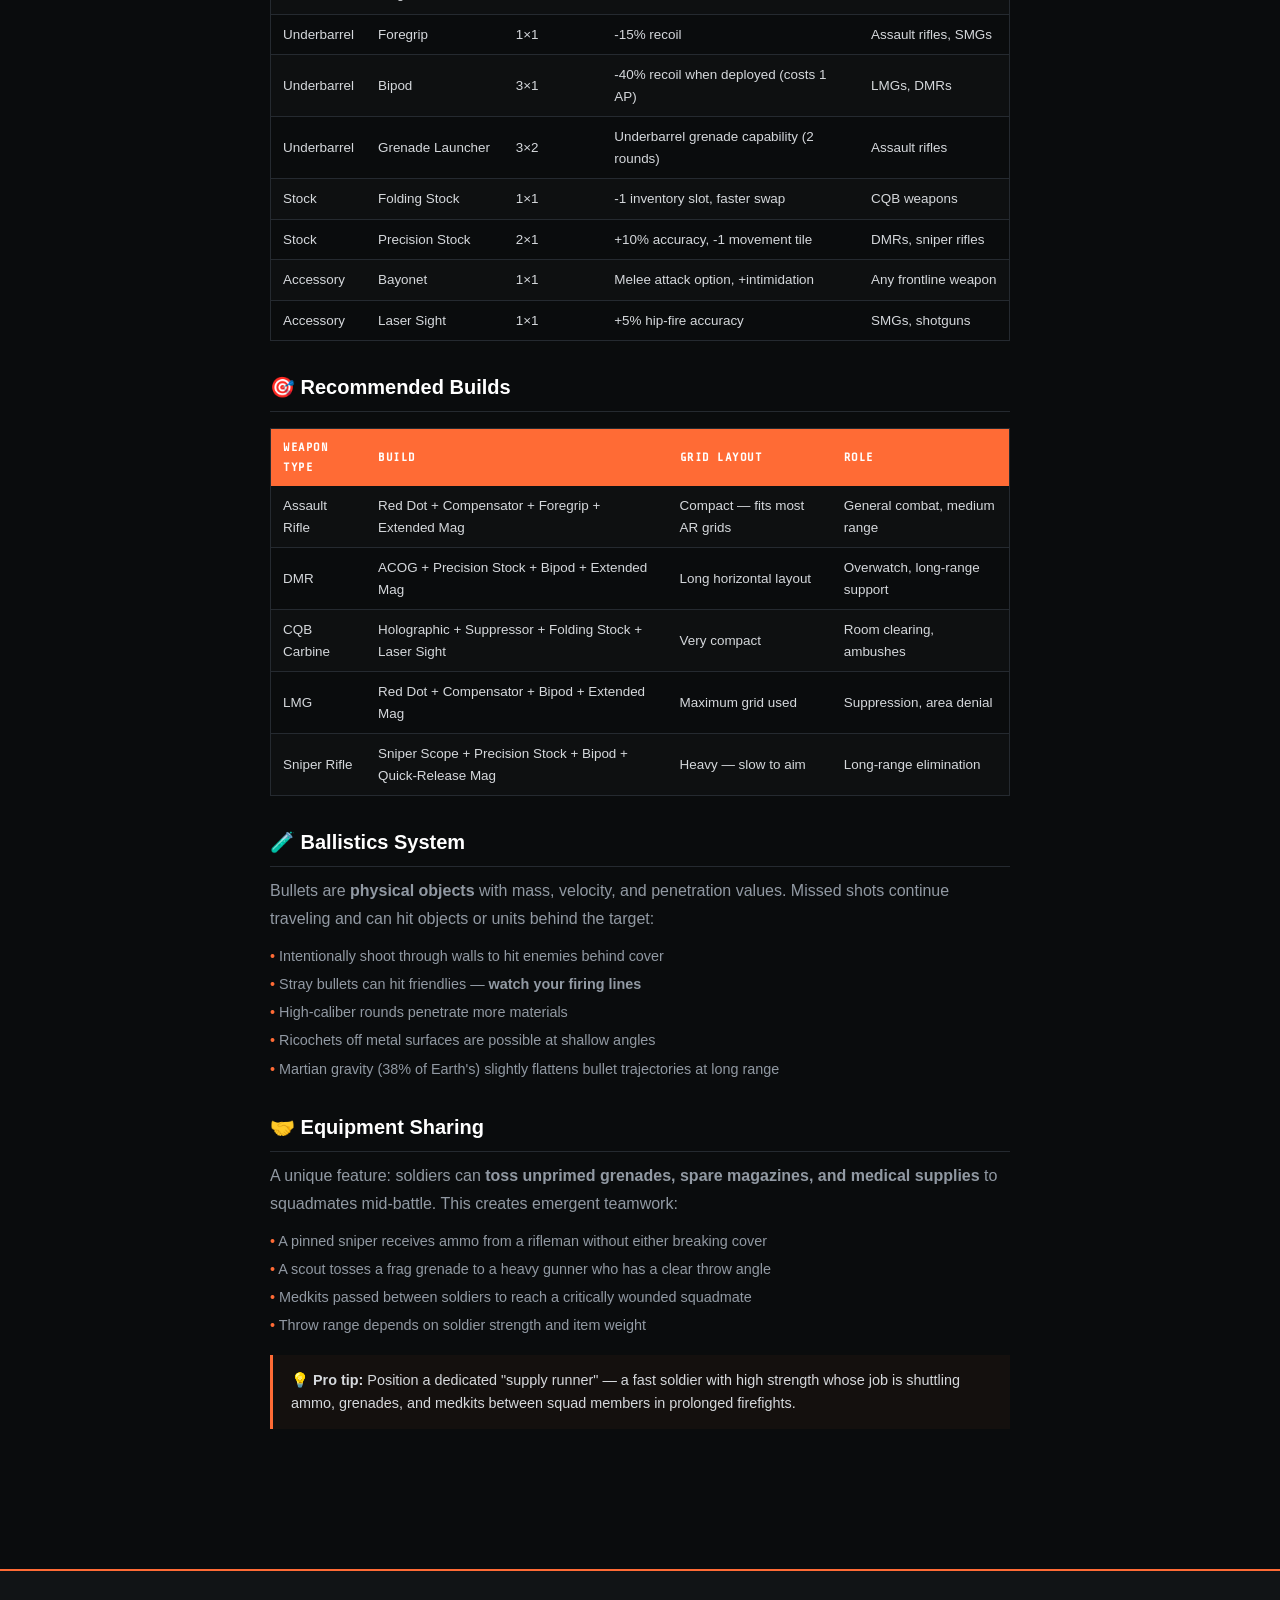
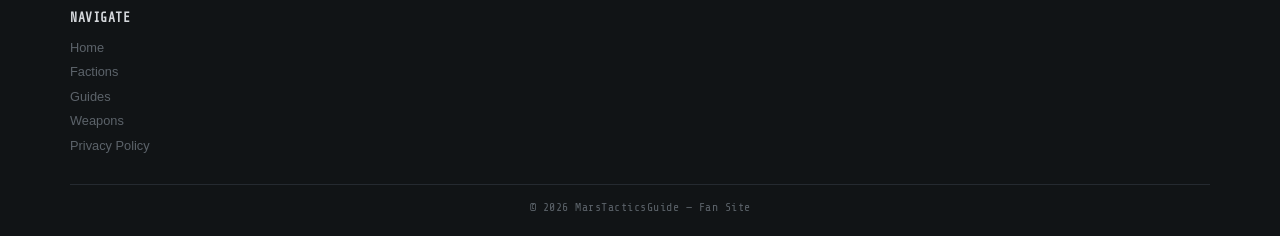
<file: weapons.html>
<!DOCTYPE html>
<html lang="en">
<head><meta charset="UTF-8"><meta name="viewport" content="width=device-width,initial-scale=1.0"><title>Weapons & Customization — Mars Tactics Guide</title><link rel="stylesheet" href="assets/css/style.css">
<script async src="https://pagead2.googlesyndication.com/pagead/js/adsbygoogle.js?client=ca-pub-1129352689006503" crossorigin="anonymous"></script>
<script async src="https://www.googletagmanager.com/gtag/js?id=G-WBX5580PEK"></script>
<script>window.dataLayer=window.dataLayer||[];function gtag(){dataLayer.push(arguments);}gtag('js',new Date());gtag('config','G-WBX5580PEK');</script>
</head>
<body>
<nav class="navbar"><div class="nav-inner"><a href="index.html" class="nav-logo"><span class="logo-icon">🔴</span>Mars<span style="color:var(--primary);">Tactics</span></a><div class="nav-links"><a href="index.html">Home</a><a href="factions.html">Factions</a><a href="guides.html">Guides</a><a href="weapons.html" class="active">Weapons</a><a href="privacy.html">Privacy</a></div></div></nav>
<section class="page-header"><div class="breadcrumb"><a href="index.html">Home</a> / Weapons</div><h1>🔫 Weapons & Customization</h1><div class="meta">Gun Grid Editor · Ballistics · Attachments · Throwable Sharing</div></section>
<div class="section"><div class="container"><article class="guide-body" id="weaponsContent"></article></div></div>
<footer class="footer"><div class="footer-inner"><div class="footer-col"><h4>Navigate</h4><a href="index.html">Home</a><a href="factions.html">Factions</a><a href="guides.html">Guides</a><a href="weapons.html">Weapons</a><a href="privacy.html">Privacy Policy</a></div></div><div class="footer-bottom"><p>© 2026 MarsTacticsGuide — Fan Site</p></div></footer>
<script src="assets/js/main.js"></script>
</body>
</html>
</file>
<file: assets/css/style.css>
/* Mars Tactics Guide — Tactical Terminal Theme */
@import url('https://fonts.googleapis.com/css2?family=Share+Tech+Mono&display=swap');
:root {
  --bg:#0a0c0d; --bg-panel:#111416; --bg-card:#181c20; --bg-input:#1a1e22;
  --accent:#ff6b35; --accent2:#f7c948; --danger:#e74c3c; --green:#2ecc71;
  --text:#d5d8dc; --text2:#9199a3; --text3:#5c636a;
  --border:#252a30; --border-active:#ff6b3540;
  --font-body:'Segoe UI','PingFang SC',sans-serif;
  --font-mono:'Share Tech Mono','Cascadia Code',monospace;
  --radius:2px; --shadow:0 0 0 1px var(--border),0 4px 16px rgba(0,0,0,.6);
}
*,*::before,*::after{box-sizing:border-box;margin:0;padding:0}
html{scroll-behavior:smooth;background:var(--bg)}
body{font-family:var(--font-body);background:var(--bg);color:var(--text);line-height:1.6;-webkit-font-smoothing:antialiased}
a{text-decoration:none;color:inherit}ul,ol{list-style:none}img{max-width:100%}
button{cursor:pointer;font-family:var(--font-body);border:none}

/* Monospace accents */
h1,h2,h3,.nav-logo,.btn{font-family:var(--font-body)}
code,.mono,.card-tag,.hero-badge{font-family:var(--font-mono)}

.container{max-width:1140px;margin:0 auto;padding:0 20px}
.section{padding:52px 0}

/* === NAVBAR — Industrial === */
.navbar{
  background:var(--bg-panel);border-bottom:2px solid var(--accent);
  position:sticky;top:0;z-index:1000;
}
.nav-inner{max-width:1140px;margin:0 auto;padding:0 20px;display:flex;align-items:center;justify-content:space-between;height:60px}
.nav-logo{font-size:1.15rem;font-weight:700;color:var(--accent);letter-spacing:1px;text-transform:uppercase}
.nav-logo span{color:var(--text)}
.nav-links{display:flex;gap:0}
.nav-links a{
  color:var(--text2);padding:8px 16px;font-size:.84rem;font-weight:500;
  border-bottom:2px solid transparent;transition:.15s;text-transform:uppercase;letter-spacing:.5px;
}
.nav-links a:hover,.nav-links a.active{color:var(--accent);border-bottom-color:var(--accent)}

/* === HERO — Tactical Briefing === */
.hero{
  background:linear-gradient(180deg,#0a0c0d 0%,#1a1410 50%,#0a0c0d 100%);
  padding:60px 20px 70px;text-align:center;position:relative;
  border-bottom:1px solid var(--border);
}
.hero-content{position:relative;z-index:1;max-width:660px;margin:0 auto}
.hero-badge{
  display:inline-block;background:rgba(255,107,53,.12);color:var(--accent);
  padding:5px 14px;font-size:.78rem;font-weight:500;margin-bottom:18px;
  border:1px solid rgba(255,107,53,.3);font-family:var(--font-mono);letter-spacing:1px;
}
.hero h1{font-size:3rem;color:#fff;margin-bottom:12px;line-height:1.15;font-weight:800}
.hero h1 .hl{color:var(--accent)}
.hero p{color:var(--text2);font-size:1.05rem;margin-bottom:32px;max-width:480px;margin-left:auto;margin-right:auto}
.hero-stats{display:flex;gap:40px;justify-content:center;margin-bottom:32px;flex-wrap:wrap}
.hero-stat{text-align:center}
.hero-stat .num{font-size:2rem;font-weight:700;color:var(--accent);font-family:var(--font-mono)}
.hero-stat .label{font-size:.78rem;color:var(--text3);text-transform:uppercase;letter-spacing:1px}
.hero-btns{display:flex;gap:12px;justify-content:center;flex-wrap:wrap}

/* === BUTTONS === */
.btn{
  display:inline-flex;align-items:center;gap:8px;padding:12px 24px;
  font-size:.9rem;font-weight:600;transition:.2s;text-transform:uppercase;letter-spacing:.5px;
}
.btn-primary{background:var(--accent);color:#fff;clip-path:polygon(8px 0,100% 0,100% calc(100% - 8px),calc(100% - 8px) 100%,0 100%,0 8px)}
.btn-primary:hover{background:#e8602b;transform:translateY(-1px)}
.btn-outline{background:transparent;color:var(--text);border:1px solid var(--border)}
.btn-outline:hover{border-color:var(--accent);color:var(--accent)}
.btn-sm{padding:7px 14px;font-size:.8rem;clip-path:none}

/* === CARDS — Terminal Panels === */
.cards-grid{display:grid;grid-template-columns:repeat(auto-fill,minmax(300px,1fr));gap:20px}
.card{
  background:var(--bg-card);border:1px solid var(--border);overflow:hidden;
  transition:.2s;display:flex;flex-direction:column;position:relative;
}
.card::before{content:'';position:absolute;top:0;left:0;right:0;height:2px;background:var(--accent);opacity:0;transition:.2s}
.card:hover{border-color:var(--border-active);transform:translateY(-2px);box-shadow:var(--shadow)}
.card:hover::before{opacity:1}
.card-body{padding:20px;flex:1;display:flex;flex-direction:column}
.card-tag{font-size:.72rem;color:var(--accent);text-transform:uppercase;letter-spacing:1.5px;margin-bottom:10px;font-family:var(--font-mono)}
.card-body h3{font-size:1.08rem;margin-bottom:10px;line-height:1.35;font-weight:600}
.card-body h3 a:hover{color:var(--accent)}
.card-body p{color:var(--text2);font-size:.85rem;line-height:1.55;flex:1}
.card-footer{display:flex;justify-content:space-between;padding:12px 20px;border-top:1px solid var(--border);font-size:.76rem;color:var(--text3);font-family:var(--font-mono)}

/* === SECTION TITLE — Tactical style === */
.section-title{display:flex;align-items:center;justify-content:space-between;margin-bottom:24px;flex-wrap:wrap;gap:12px;padding-bottom:10px;border-bottom:1px solid var(--border)}
.section-title h2{font-size:1.3rem;color:#fff;display:flex;align-items:center;gap:8px;text-transform:uppercase;letter-spacing:1px}
.section-title h2::before{content:'// ';color:var(--accent);font-family:var(--font-mono);font-size:.9rem}

/* === FACTION CARDS — Side by side === */
.faction-grid{display:grid;grid-template-columns:1fr 1fr;gap:20px}
@media(max-width:768px){.faction-grid{grid-template-columns:1fr}}
.faction-card{padding:24px;border:1px solid var(--border);position:relative}
.faction-capital{border-top:3px solid #4a90d9;background:linear-gradient(135deg,rgba(74,144,217,.04),transparent)}
.faction-labor{border-top:3px solid var(--accent);background:linear-gradient(135deg,rgba(255,107,53,.04),transparent)}
.faction-card h3{font-size:1.2rem;margin-bottom:10px;font-weight:700}
.faction-card ul{margin-top:8px}
.faction-card li{padding:3px 0;font-size:.88rem;color:var(--text2)}
.faction-card li::before{content:'> ';color:var(--accent);font-family:var(--font-mono)}

/* === PAGE HEADER === */
.page-header{
  background:var(--bg-panel);padding:44px 20px;text-align:center;
  border-bottom:1px solid var(--border);
}
.page-header h1{font-size:1.8rem;color:#fff;margin-bottom:8px}
.page-header .meta{font-size:.84rem;color:var(--text3);font-family:var(--font-mono)}
.page-header .breadcrumb{font-size:.78rem;color:var(--text3);margin-bottom:6px;font-family:var(--font-mono)}
.page-header .breadcrumb a:hover{color:var(--accent)}

/* === GUIDE BODY === */
.guide-body{max-width:780px;margin:36px auto;padding:0 20px}
.guide-body h2{font-size:1.25rem;color:#fff;margin:30px 0 10px;padding-bottom:8px;border-bottom:1px solid var(--border)}
.guide-body h3{font-size:1.05rem;margin:20px 0 8px;color:var(--accent)}
.guide-body p{margin-bottom:12px;color:var(--text2);line-height:1.75}
.guide-body blockquote{
  border-left:3px solid var(--accent);background:rgba(255,107,53,.04);
  padding:14px 18px;margin:18px 0;font-size:.9rem;
}
.guide-body li{margin-bottom:5px;color:var(--text2);font-size:.9rem}
.guide-body ul li::before{content:'• ';color:var(--accent)}
.guide-body table{width:100%;border-collapse:collapse;font-size:.84rem;margin:16px 0;border:1px solid var(--border)}
.guide-body th{background:var(--accent);color:#fff;padding:9px 12px;text-align:left;font-family:var(--font-mono);font-size:.76rem;text-transform:uppercase;letter-spacing:.5px}
.guide-body td{padding:9px 12px;border-bottom:1px solid var(--border)}
.guide-body tr:nth-child(even) td{background:rgba(255,255,255,.015)}

/* === TOC === */
.toc{background:var(--bg-card);border:1px solid var(--border);padding:18px 22px;margin-bottom:24px}
.toc h3{color:var(--accent);margin-bottom:10px;font-family:var(--font-mono);text-transform:uppercase;font-size:.85rem;letter-spacing:1px}
.toc a{display:block;padding:3px 0;color:var(--text2);font-size:.86rem;transition:.15s;font-family:var(--font-mono)}
.toc a:hover{color:var(--accent);padding-left:6px}

/* === TWO COLUMN === */
.two-col{display:grid;grid-template-columns:1fr 320px;gap:30px}
@media(max-width:900px){.two-col{grid-template-columns:1fr}}
.sidebar-widget{background:var(--bg-card);border:1px solid var(--border);padding:18px;margin-bottom:18px}
.sidebar-widget h3{color:#fff;margin-bottom:12px;padding-bottom:8px;border-bottom:1px solid var(--border);font-size:.92rem;font-family:var(--font-mono);text-transform:uppercase;letter-spacing:.5px}
.tag-cloud{display:flex;flex-wrap:wrap;gap:6px}
.tag{display:inline-block;padding:5px 10px;background:var(--bg-input);font-size:.76rem;color:var(--text2);transition:.15s;font-family:var(--font-mono)}
.tag:hover{background:rgba(255,107,53,.15);color:var(--accent)}

/* === FILTERS & SEARCH === */
.filter-bar{display:flex;gap:6px;margin-bottom:20px;flex-wrap:wrap}
.filter-btn{padding:7px 14px;border:1px solid var(--border);background:transparent;color:var(--text2);font-size:.82rem;transition:.15s;font-family:var(--font-mono);text-transform:uppercase;letter-spacing:.5px}
.filter-btn:hover,.filter-btn.active{background:var(--accent);color:#fff;border-color:var(--accent)}
.search-box{display:flex;max-width:440px;margin-bottom:20px}
.search-box input{flex:1;padding:10px 16px;border:1px solid var(--border);background:var(--bg-input);color:var(--text);font-size:.88rem;outline:none;font-family:var(--font-body)}
.search-box input:focus{border-color:var(--accent)}
.search-box button{padding:10px 18px;background:var(--accent);color:#fff;font-size:.85rem;font-weight:600;font-family:var(--font-mono);text-transform:uppercase;letter-spacing:.5px}

/* === PAGINATION === */
.pagination{display:flex;justify-content:center;gap:6px;margin-top:32px}
.pagination button{width:36px;height:36px;border:1px solid var(--border);background:transparent;color:var(--text2);font-family:var(--font-mono);transition:.15s}
.pagination button:hover,.pagination button.active{background:var(--accent);color:#fff;border-color:var(--accent)}

/* === FOOTER === */
.footer{background:var(--bg-panel);border-top:2px solid var(--accent);padding:36px 20px 18px;margin-top:52px}
.footer-inner{max-width:1140px;margin:0 auto;display:grid;grid-template-columns:repeat(auto-fit,minmax(160px,1fr));gap:24px}
.footer-col h4{color:var(--text);margin-bottom:10px;font-size:.82rem;text-transform:uppercase;letter-spacing:.5px;font-family:var(--font-mono)}
.footer-col a{display:block;color:var(--text3);font-size:.8rem;margin-bottom:4px;transition:.15s}
.footer-col a:hover{color:var(--accent)}
.footer-bottom{max-width:1140px;margin:24px auto 0;padding-top:14px;border-top:1px solid var(--border);text-align:center;font-size:.72rem;color:var(--text3);font-family:var(--font-mono);letter-spacing:.5px}

/* === HERO (Home Page) === */
.hero{
  text-align:center;padding:80px 20px 70px;
  background:linear-gradient(180deg,var(--bg) 0%,#1a1510 50%,var(--bg) 100%);
  position:relative;
}
.hero::after{
  content:'';position:absolute;bottom:0;left:0;right:0;height:1px;
  background:linear-gradient(90deg,transparent,var(--accent),transparent);
}
.hero-badge{
  display:inline-block;background:rgba(255,107,53,.12);color:var(--accent);
  padding:5px 14px;font-size:.78rem;margin-bottom:18px;
  border:1px solid rgba(255,107,53,.3);font-family:var(--font-mono);
  letter-spacing:1px;text-transform:uppercase;
}
.hero h1{font-size:3rem;color:#fff;margin-bottom:12px;line-height:1.15;font-weight:800}
.hero h1 .hl{color:var(--accent);font-style:normal}
.hero p{color:var(--text2);font-size:1.05rem;margin-bottom:32px;max-width:540px;margin-left:auto;margin-right:auto}
.hero-stats{display:flex;gap:40px;justify-content:center;margin-bottom:32px;flex-wrap:wrap}
.hero-stat{text-align:center}
.hero-stat .num{font-size:2rem;font-weight:700;color:var(--accent);font-family:var(--font-mono)}
.hero-stat .label{font-size:.78rem;color:var(--text3);text-transform:uppercase;letter-spacing:1px}

/* === FEATURE CARDS (Home) === */
.feat-grid{display:grid;grid-template-columns:1fr 1fr;gap:16px}
@media(max-width:700px){.feat-grid{grid-template-columns:1fr}}
.feat{
  background:var(--bg-card);border:1px solid var(--border);
  padding:20px;transition:.2s;
}
.feat:hover{border-color:var(--accent)}
.feat .icon{font-size:2rem;margin-bottom:8px}
.feat h4{color:#fff;margin-bottom:6px;font-size:.95rem;font-weight:600}
.feat p{color:var(--text2);font-size:.82rem;line-height:1.5}

/* === STEP CARDS (Home Roadmap) === */
.step-row{display:grid;grid-template-columns:repeat(3,1fr);gap:16px;counter-reset:step}
@media(max-width:700px){.step-row{grid-template-columns:1fr}}
.step{
  background:var(--bg-card);border:1px solid var(--border);
  padding:24px;position:relative;overflow:hidden;
}
.step::before{
  counter-increment:step;content:'0' counter(step);
  font-family:var(--font-mono);font-size:3rem;font-weight:700;
  color:rgba(255,107,53,.12);position:absolute;top:12px;right:16px;
}
.step h4{color:#fff;margin-bottom:8px;font-size:1rem;font-weight:600}
.step p{color:var(--text2);font-size:.84rem;line-height:1.55}

/* === FAQ (Home) === */
.faq-item{border-bottom:1px solid var(--border);padding:18px 0}
.faq-item h4{color:#fff;margin-bottom:4px;font-size:.95rem;font-weight:600}
.faq-item p{color:var(--text2);font-size:.84rem;margin-top:4px}

/* === CTA (Home) === */
.cta{
  text-align:center;padding:60px 20px;
  background:var(--bg-card);border-top:1px solid var(--border);border-bottom:1px solid var(--border);
}
.cta h2{font-size:1.6rem;color:#fff;margin-bottom:8px;font-weight:700}
.cta p{color:var(--text2);margin-bottom:20px}

/* === SECTION HEADER (Home sections) === */
.sec-label{
  font-family:var(--font-mono);font-size:.74rem;color:var(--accent);
  text-transform:uppercase;letter-spacing:2px;margin-bottom:8px;
}
.sec-title{font-size:1.6rem;color:#fff;margin-bottom:10px;font-weight:700}
.sec-desc{color:var(--text2);margin-bottom:32px;font-size:.92rem;max-width:600px}

/* === AD PLACEHOLDER === */
.ad-placeholder{
  max-width:1200px;margin:0 auto;padding:0 24px 24px;text-align:center;
  min-height:90px;display:flex;align-items:center;justify-content:center;
}

.hidden{display:none!important}
</file>
